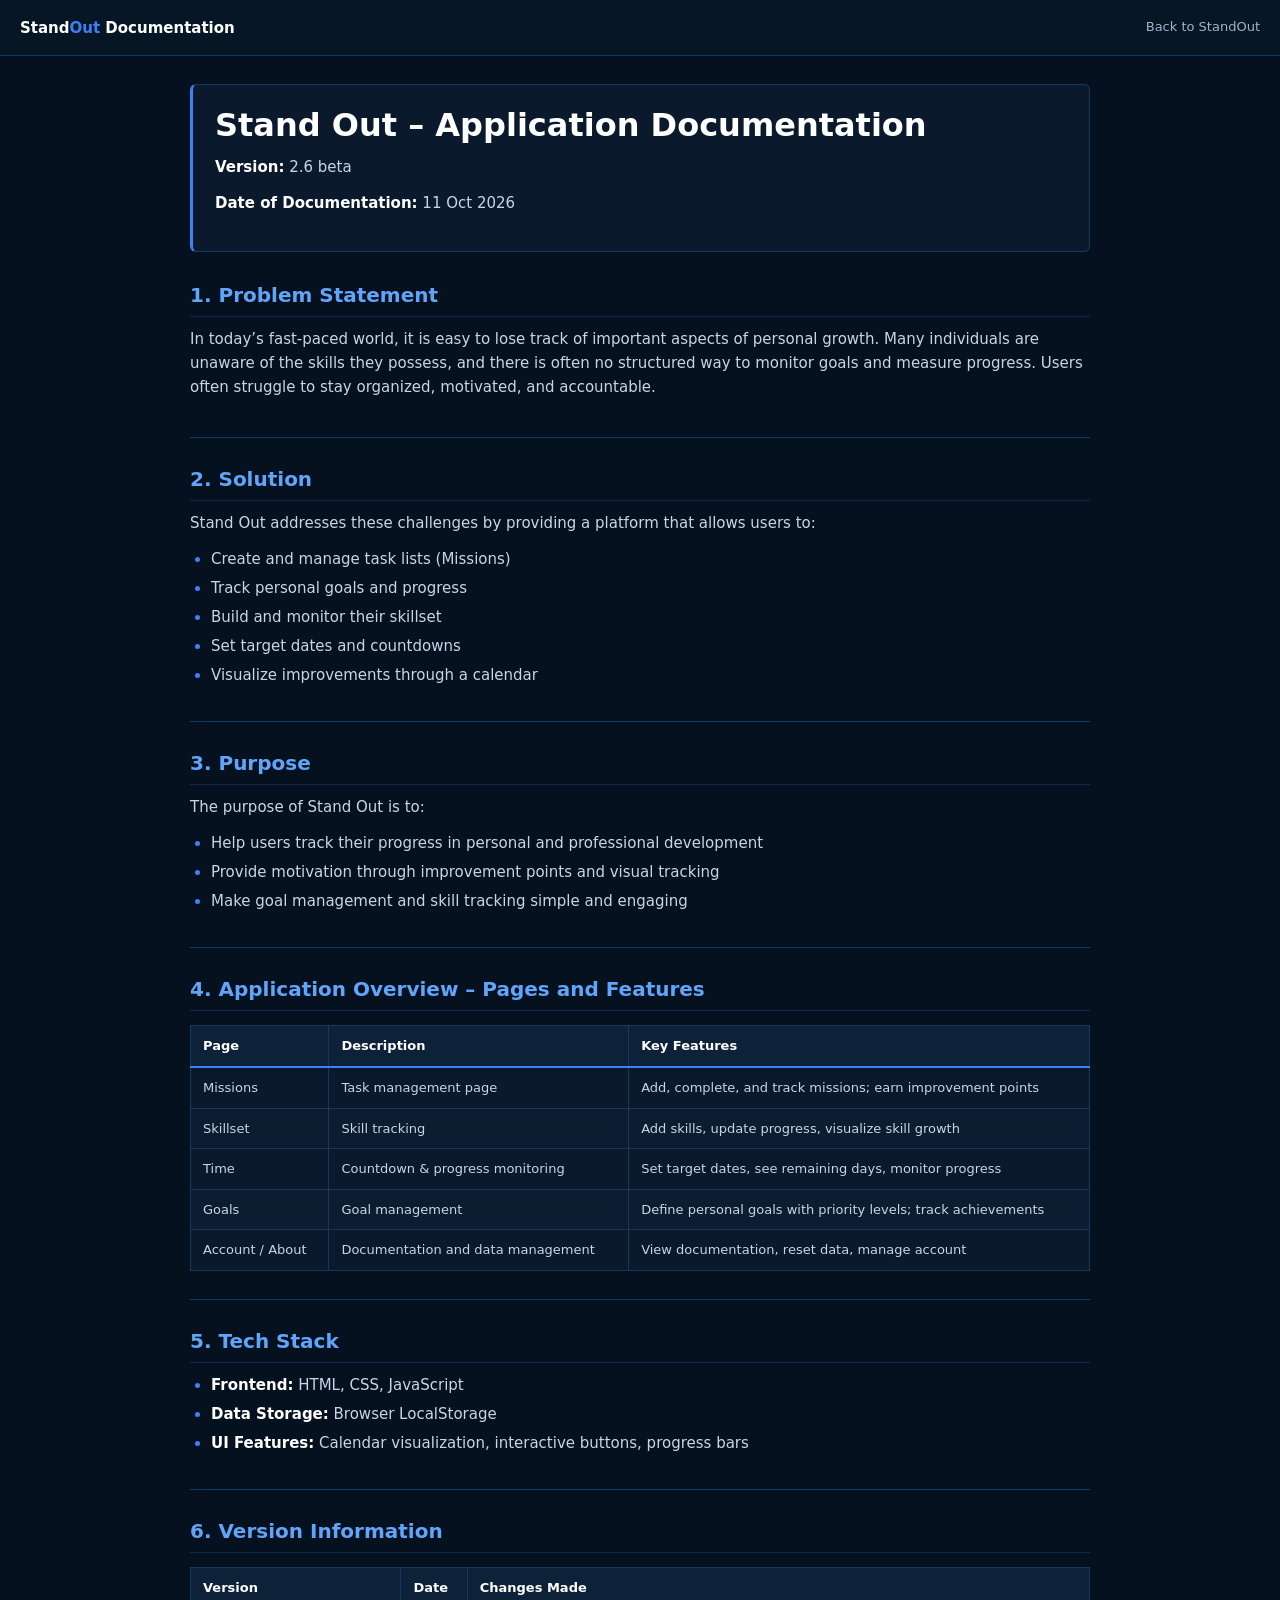
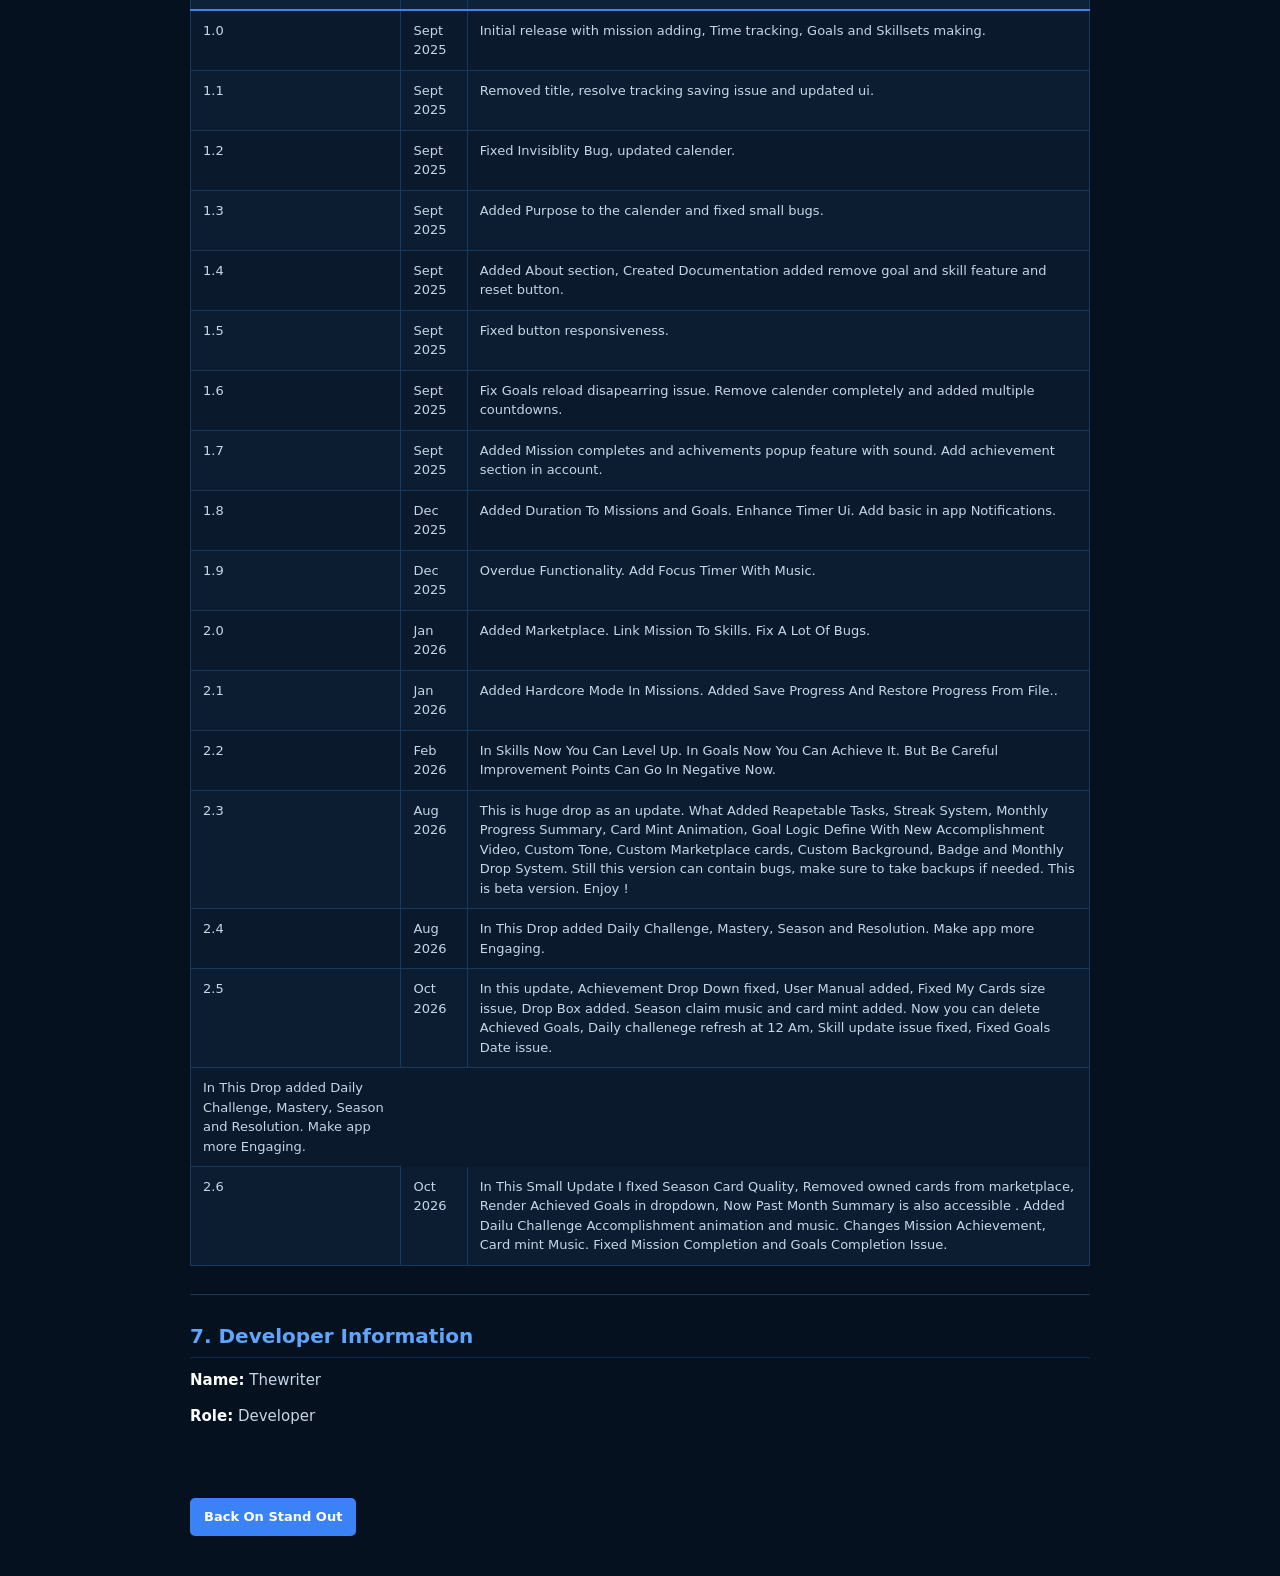
<file: documentation.html>
<!DOCTYPE html>
<html lang="en">

<head>
  <meta charset="UTF-8">
  <meta name="viewport" content="width=device-width, initial-scale=1.0">
  <title>Stand Out Documentation</title>

  <style>
    :root {
      --bg: #06111f;
      --surface: #0a192b;
      --surface-2: #0d2239;
      --border: #153a5f;
      --border-soft: rgba(59, 130, 246, .20);
      --text: #f5f9ff;
      --muted: #9fb4ca;
      --accent: #3b82f6;
      --accent-dark: #2563eb;
      --accent-soft: rgba(59, 130, 246, .10);
      --max-width: 900px;
    }

    * {
      box-sizing: border-box;
    }

    html {
      background: var(--bg);
      scroll-behavior: smooth;
    }

    body {
      margin: 0;
      padding: 0 0 40px;
      min-height: 100vh;
      background: var(--bg);
      color: var(--text);
      font-family: "Segoe UI", system-ui, -apple-system, sans-serif;
      font-size: 15px;
      line-height: 1.6;
    }

    .doc-nav {
      position: sticky;
      top: 0;
      z-index: 100;
      min-height: 56px;
      display: flex;
      align-items: center;
      justify-content: space-between;
      padding: 0 20px;
      background: #071625;
      border-bottom: 1px solid var(--border);
    }

    .doc-brand {
      color: #fff;
      font-size: 15px;
      font-weight: 600;
    }

    .doc-brand span {
      color: var(--accent);
    }

    .doc-nav a {
      color: var(--muted);
      font-size: 13px;
      text-decoration: none;
    }

    .doc-nav a:hover {
      color: #fff;
    }

    main {
      width: min(calc(100% - 32px), var(--max-width));
      margin: 0 auto;
      padding-top: 28px;
    }

    section {
      margin: 0 0 28px;
      padding: 0 0 26px;
      background: transparent;
      border: 0;
      border-bottom: 1px solid var(--border);
      border-radius: 0;
    }

    section:first-child {
      padding: 20px 22px 24px;
      background: var(--surface);
      border: 1px solid var(--border);
      border-left: 3px solid var(--accent);
      border-radius: 6px;
      margin-bottom: 30px;
    }

    section:last-of-type {
      border-bottom: 0;
    }

    h1,
    h2,
    h3,
    h4,
    h5,
    h6 {
      color: #fff;
      line-height: 1.3;
      letter-spacing: 0;
    }

    h1 {
      margin: 0 0 8px;
      font-size: 2rem;
      font-weight: 650;
      color: #fff;
    }

    h2 {
      margin: 0 0 10px;
      padding: 0 0 8px;
      font-size: 1.25rem;
      font-weight: 600;
      color: #60a5fa;
      border-bottom: 1px solid var(--border-soft);
    }

    h3 {
      font-size: 1.05rem;
    }

    p {
      margin: 6px 0 12px;
      color: #c7d6e6;
    }

    strong {
      color: #fff;
      font-weight: 600;
    }

    ul {
      margin: 8px 0;
      padding-left: 21px;
    }

    li {
      margin: 5px 0;
      color: #c7d6e6;
    }

    li::marker {
      color: var(--accent);
    }

    table {
      width: 100%;
      margin: 14px 0 2px;
      border-collapse: collapse;
      background: var(--surface);
      color: #c7d6e6;
      border: 1px solid var(--border);
    }

    th,
    td {
      padding: 10px 12px;
      text-align: left;
      vertical-align: top;
      border-right: 1px solid var(--border);
      border-bottom: 1px solid var(--border);
    }

    th:last-child,
    td:last-child {
      border-right: 0;
    }

    tr:last-child td {
      border-bottom: 0;
    }

    th {
      background: var(--surface-2);
      color: #fff;
      font-size: 13px;
      font-weight: 600;
      border-bottom: 2px solid var(--accent);
    }

    td {
      font-size: 13px;
      line-height: 1.5;
    }

    tr:nth-child(even) td {
      background: rgba(59, 130, 246, .035);
    }

    .button {
      display: inline-flex;
      align-items: center;
      justify-content: center;
      margin-top: 4px;
      padding: 9px 14px;
      background: var(--accent);
      border: 0;
      border-radius: 5px;
      color: #fff;
      font-size: 13px;
      font-weight: 600;
      text-decoration: none;
      cursor: pointer;
    }

    .button:hover {
      background: var(--accent-dark);
    }

    @media (max-width: 600px) {
      .doc-nav {
        padding: 0 14px;
      }

      main {
        width: min(calc(100% - 24px), var(--max-width));
        padding-top: 22px;
      }

      section {
        margin-bottom: 24px;
        padding-bottom: 22px;
      }

      section:first-child {
        padding: 18px 16px 20px;
      }

      h1 {
        font-size: 1.65rem;
      }

      h2 {
        font-size: 1.15rem;
      }

      table,
      thead,
      tbody,
      tr,
      th,
      td {
        display: block;
        width: 100%;
      }

      table {
        border: 0;
        background: transparent;
      }

      thead {
        position: absolute;
        width: 1px;
        height: 1px;
        overflow: hidden;
        clip: rect(0, 0, 0, 0);
      }

      tbody {
        display: block;
      }

      tr {
        margin-bottom: 10px;
        background: var(--surface);
        border: 1px solid var(--border);
      }

      tr:last-child {
        margin-bottom: 0;
      }

      td {
        display: grid;
        grid-template-columns: 88px minmax(0, 1fr);
        gap: 10px;
        padding: 9px 10px;
        border: 0;
        border-bottom: 1px solid var(--border);
        overflow-wrap: anywhere;
      }

      td:last-child {
        border-bottom: 0;
      }

     /* Default: Application Overview table */
table:not(.version-table) td:nth-child(1)::before {
    content: "Page";
    color: #60a5fa;
    font-weight: 600;
}

table:not(.version-table) td:nth-child(2)::before {
    content: "Description";
    color: #60a5fa;
    font-weight: 600;
}

table:not(.version-table) td:nth-child(3)::before {
    content: "Key Features";
    color: #60a5fa;
    font-weight: 600;
}

/* Version Information table */
.version-table td:nth-child(1)::before {
    content: "Version";
    color: #60a5fa;
    font-weight: 600;
}

.version-table td:nth-child(2)::before {
    content: "Date";
    color: #60a5fa;
    font-weight: 600;
}

.version-table td:nth-child(3)::before {
    content: "Changes Made";
    color: #60a5fa;
    font-weight: 600;
}

      .button {
        width: 100%;
      }
    }
  </style>

</head>

<body>
  <nav class="doc-nav">
    <div class="doc-brand">Stand<span>Out</span> Documentation</div>
    <a href="index.html">Back to StandOut</a>
  </nav>
  <main>

    <section>
      <h1>Stand Out – Application Documentation</h1>
      <p><strong>Version:</strong> 2.6 beta</p>
      <p><strong>Date of Documentation:</strong> 11 Oct 2026</p>
    </section>

    <section>
      <h2>1. Problem Statement</h2>
      <p>In today’s fast-paced world, it is easy to lose track of important aspects of personal growth. Many individuals
        are unaware of the skills they possess, and there is often no structured way to monitor goals and measure
        progress. Users often struggle to stay organized, motivated, and accountable.</p>
    </section>

    <section>
      <h2>2. Solution</h2>
      <p>Stand Out addresses these challenges by providing a platform that allows users to:</p>
      <ul>
        <li>Create and manage task lists (Missions)</li>
        <li>Track personal goals and progress</li>
        <li>Build and monitor their skillset</li>
        <li>Set target dates and countdowns</li>
        <li>Visualize improvements through a calendar</li>
      </ul>
    </section>

    <section>
      <h2>3. Purpose</h2>
      <p>The purpose of Stand Out is to:</p>
      <ul>
        <li>Help users track their progress in personal and professional development</li>
        <li>Provide motivation through improvement points and visual tracking</li>
        <li>Make goal management and skill tracking simple and engaging</li>
      </ul>
    </section>

    <section>
      <h2>4. Application Overview – Pages and Features</h2>
      <table>
        <thead>
          <tr>
            <th>Page</th>
            <th>Description</th>
            <th>Key Features</th>
          </tr>
        </thead>
        <tbody>
          <tr>
            <td>Missions</td>
            <td>Task management page</td>
            <td>Add, complete, and track missions; earn improvement points</td>
          </tr>
          <tr>
            <td>Skillset</td>
            <td>Skill tracking</td>
            <td>Add skills, update progress, visualize skill growth</td>
          </tr>
          <tr>
            <td>Time</td>
            <td>Countdown & progress monitoring</td>
            <td>Set target dates, see remaining days, monitor progress</td>
          </tr>
          <tr>
            <td>Goals</td>
            <td>Goal management</td>
            <td>Define personal goals with priority levels; track achievements</td>
          </tr>
          <tr>
            <td>Account / About</td>
            <td>Documentation and data management</td>
            <td>View documentation, reset data, manage account</td>
          </tr>
        </tbody>
      </table>
    </section>

    <section>
      <h2>5. Tech Stack</h2>
      <ul>
        <li><strong>Frontend:</strong> HTML, CSS, JavaScript</li>
        <li><strong>Data Storage:</strong> Browser LocalStorage</li>
        <li><strong>UI Features:</strong> Calendar visualization, interactive buttons, progress bars</li>
      </ul>
    </section>

    <section>
      <h2>6. Version Information</h2>
<table class="version-table">
        <thead>
          <tr>
            <th>Version</th>
            <th>Date</th>
            <th>Changes Made</th>
          </tr>
        </thead>
        <tbody>
          <tr>
            <td>1.0</td>
            <td>Sept 2025</td>
            <td>Initial release with mission adding, Time tracking, Goals and Skillsets making.</td>
          </tr>
          <tr>
            <td>1.1</td>
            <td>Sept 2025</td>
            <td>Removed title, resolve tracking saving issue and updated ui.</td>
          </tr>
          <tr>
            <td>1.2</td>
            <td>Sept 2025</td>
            <td>Fixed Invisiblity Bug, updated calender.</td>
          </tr>
          <tr>
            <td>1.3</td>
            <td>Sept 2025</td>
            <td>Added Purpose to the calender and fixed small bugs.</td>
          </tr>
          <tr>
            <td>1.4</td>
            <td>Sept 2025</td>
            <td>Added About section, Created Documentation added remove goal and skill feature and reset button.</td>
          </tr>
          <tr>
            <td>1.5</td>
            <td>Sept 2025</td>
            <td>Fixed button responsiveness.</td>
          </tr>
          <tr>
            <td>1.6</td>
            <td>Sept 2025</td>
            <td>Fix Goals reload disapearring issue. Remove calender completely and added multiple countdowns.</td>
          </tr>
          <tr>
            <td>1.7</td>
            <td>Sept 2025</td>
            <td>Added Mission completes and achivements popup feature with sound. Add achievement section in account.
            </td>
          </tr>
          <tr>
            <td>1.8</td>
            <td>Dec 2025</td>
            <td>Added Duration To Missions and Goals. Enhance Timer Ui. Add basic in app Notifications.</td>
          </tr>
          <tr>
            <td>1.9</td>
            <td>Dec 2025</td>
            <td>Overdue Functionality. Add Focus Timer With Music.</td>
          </tr>
          <tr>
            <td>2.0</td>
            <td>Jan 2026</td>
            <td>Added Marketplace. Link Mission To Skills. Fix A Lot Of Bugs.</td>
          </tr>
          <tr>
            <td>2.1</td>
            <td>Jan 2026</td>
            <td>Added Hardcore Mode In Missions. Added Save Progress And Restore Progress From File..</td>
          </tr>
          <tr>
            <td>2.2</td>
            <td>Feb 2026</td>
            <td>In Skills Now You Can Level Up. In Goals Now You Can Achieve It. But Be Careful Improvement Points Can
              Go In Negative Now.</td>
          </tr>
          <tr>
            <td>2.3</td>
            <td>Aug 2026</td>
            <td>This is huge drop as an update. What Added Reapetable Tasks, Streak System, Monthly Progress Summary,
              Card Mint Animation, Goal Logic Define With New Accomplishment Video, Custom Tone, Custom Marketplace
              cards, Custom Background, Badge and Monthly Drop System. Still this version can contain bugs, make sure to
              take backups if needed. This is beta version. Enjoy !</td>
          </tr>
          <td>2.4</td>
          <td>Aug 2026</td>
          <td>In This Drop added Daily Challenge, Mastery, Season and Resolution. Make app more Engaging.</tr>
          <td>2.5</td>
          <td>Oct 2026</td>
          <td>In this update, Achievement Drop Down fixed, User Manual added, Fixed My Cards size issue, Drop Box added.
            Season claim music and card mint added. Now you can delete Achieved Goals, Daily challenege refresh at 12
            Am, Skill update issue fixed, Fixed Goals Date issue.</tr>
            <td>In This Drop added Daily Challenge, Mastery, Season and Resolution. Make app more Engaging.</tr>
         <td>2.6</td>
          <td>Oct 2026</td>
          <td>In This Small Update I fIxed Season Card Quality, Removed owned cards from marketplace, Render Achieved Goals in dropdown, Now Past Month Summary is also accessible . Added Dailu Challenge Accomplishment animation and music. Changes Mission Achievement, Card mint Music. Fixed Mission Completion and Goals Completion Issue.</tr>
        </tbody>
      </table>
    </section>

    <section>
      <h2>7. Developer Information</h2>
      <p><strong>Name:</strong> Thewriter</p>
      <p><strong>Role:</strong> Developer</p>
    </section>
    <a class="button" href="index.html">Back On Stand Out</a>
  </main>
</body>

</html>
</file>
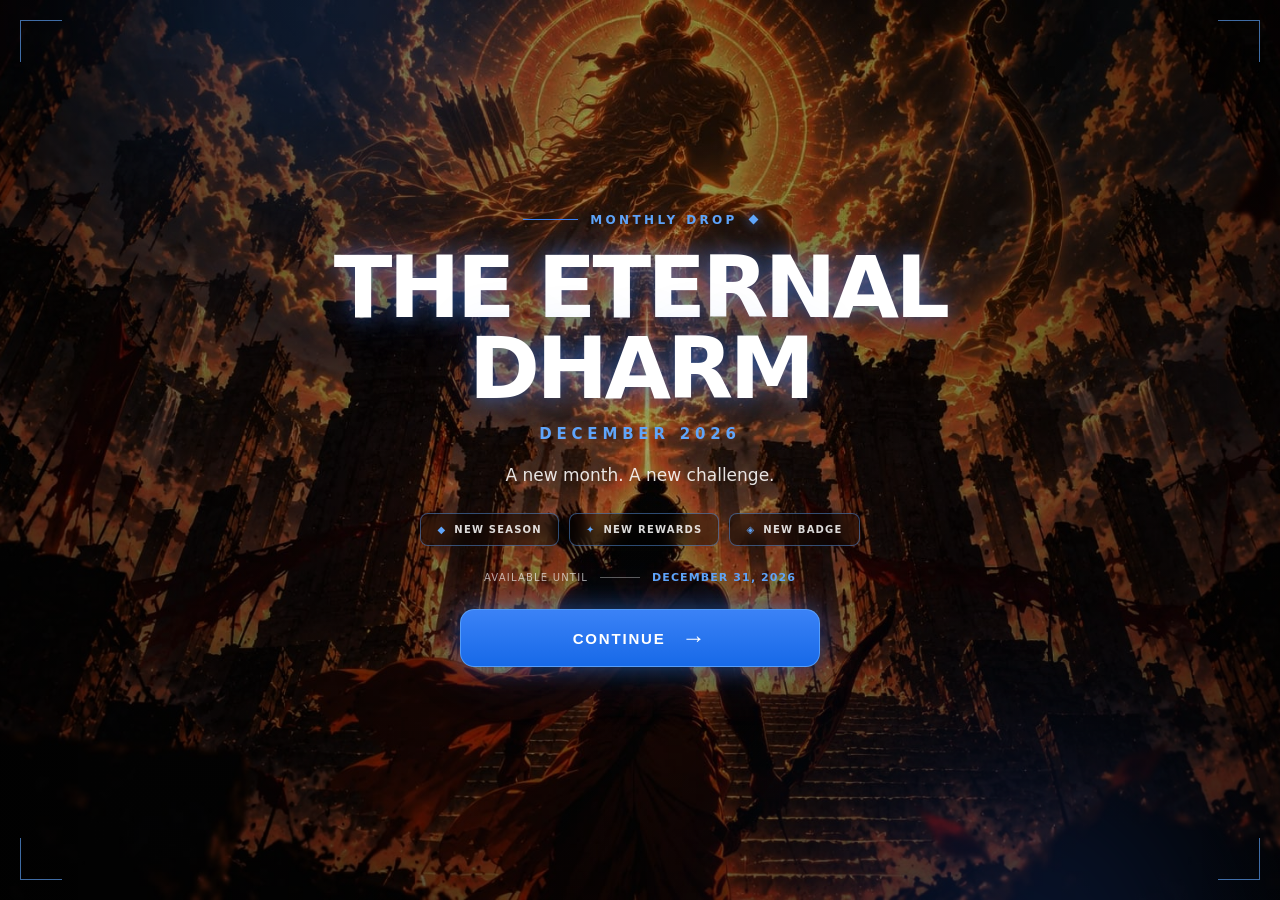
<file: drop-info.html>
<!DOCTYPE html>
<html lang="en">
<head>
    <meta charset="UTF-8">
    <meta name="viewport" content="width=device-width, initial-scale=1.0">

    <meta name="theme-color" content="#05070A">

    <title>Monthly Drop — Stand Out</title>

    <!-- Existing StandOut theme -->
    <link rel="stylesheet" href="CSS/base.css">
    <link rel="stylesheet" href="CSS/buttons.css">

    <!-- Drop page -->
    <link rel="stylesheet" href="CSS/drop-info.css">
</head>

<body class="drop-page">

    <main class="drop-screen">

        <!-- =================================================
             CINEMATIC BACKGROUND
        ================================================== -->

        <div class="drop-background"></div>
        <div class="drop-overlay"></div>

        <!-- Ambient glow -->
        <div class="drop-glow drop-glow-one"></div>
        <div class="drop-glow drop-glow-two"></div>


        <!-- =================================================
             CONTENT
        ================================================== -->

        <section class="drop-content">

            <!-- TOP LABEL -->

            <div class="drop-label">

                <span class="drop-line"></span>

                <span class="drop-label-text">
                    MONTHLY DROP
                </span>

                <span class="drop-diamond"></span>

            </div>


            <!-- DROP TITLE -->

            <div class="drop-title-area">

                <h1 id="dropName">
                    THE CURSED ERA
                </h1>

                <p id="dropMonth" class="drop-month">
                    OCTOBER 2026
                </p>

            </div>


            <!-- DESCRIPTION -->

            <p id="dropDescription" class="drop-description">
                A new month. A new challenge.
            </p>


            <!-- =================================================
                 DROP CONTENT TAGS
            ================================================== -->

            <div class="drop-tags">

                <div class="drop-tag">
                    <span class="tag-symbol">◆</span>
                    <span>NEW SEASON</span>
                </div>

                <div class="drop-tag">
                    <span class="tag-symbol">✦</span>
                    <span>NEW REWARDS</span>
                </div>

                <div class="drop-tag">
                    <span class="tag-symbol">◈</span>
                    <span>NEW BADGE</span>
                </div>

            </div>


            <!-- =================================================
                 EXPIRY
            ================================================== -->

            <div class="drop-expiry">

                <span class="expiry-label">
                    AVAILABLE UNTIL
                </span>

                <span class="expiry-line"></span>

                <strong id="dropExpiry">
                    OCTOBER 31, 2026
                </strong>

            </div>


            <!-- =================================================
                 CONTINUE
            ================================================== -->

            <button
                id="dropContinue"
                class="drop-continue"
                type="button"
            >

                <span>
                    CONTINUE
                </span>

                <span class="continue-arrow">
                    →
                </span>

            </button>

        </section>


        <!-- =================================================
             DECORATIVE ELEMENTS
        ================================================== -->

        <div class="drop-corner corner-top-left"></div>
        <div class="drop-corner corner-top-right"></div>
        <div class="drop-corner corner-bottom-left"></div>
        <div class="drop-corner corner-bottom-right"></div>

    </main>


    <!-- Existing Drop JavaScript -->
    <script src="JS/drop-info.js"></script>

</body>
</html>
</file>
<file: CSS/base.css>
/* =========================================================
   BASE RESET & BODY
========================================================= */

html {
    background: #000000;
}

body {
    background: #000000;
    margin: 0;
}

* {
  box-sizing: border-box;
}

html,
body {
  height: 100%;
  margin: 0;
  font-family: "Segoe UI", system-ui, sans-serif;
  background: #000000;
  color: #ffffff;
  overflow-y: auto;
  overscroll-behavior: contain;
}

/* Disable mobile tap highlight */
* {
  -webkit-tap-highlight-color: transparent;
}

/* Remove focus outline globally (you already rely on visual cues) */
*:focus {
  outline: none;
  box-shadow: none;
}

/* =========================================================
   HEADER
========================================================= */

header {
  text-align: center;
  padding: 2rem;
  background: #001f3f;
}

header h1 {
  margin: 0;
  font-size: 2.5rem;
  color: #3b82f6;
}

/* =========================================================
   TOP NAVBAR — PREMIUM
========================================================= */

.top-navbar {

    position: fixed;

    top: 0;
    left: 0;

    width: 100%;

    height: 60px;

    padding:
        0 16px;

    padding-top:
        env(safe-area-inset-top);

    display: flex;

    align-items: center;

    justify-content: space-between;

    gap: 14px;

    box-sizing: border-box;

    background:
        rgba(8, 11, 17, 0.88);

    border-bottom:
        1px solid rgba(255, 255, 255, 0.055);

    backdrop-filter:
        blur(18px)
        saturate(140%);

    -webkit-backdrop-filter:
        blur(18px)
        saturate(140%);

    z-index: 9999;

    isolation: isolate;

}


/* =========================================================
   LEFT SIDE
========================================================= */

.nav-left {

    display: flex;

    align-items: center;

    min-width: 0;

    font-size: 1.25rem;

    font-weight: 700;

    letter-spacing: -0.035em;

    color: #f5f7fb;

    white-space: nowrap;

    user-select: none;

}


/* Accent only the important part if applicable */

.nav-left span {

    color:
        #3b82f6;

}


/* =========================================================
   RIGHT SIDE
========================================================= */

.nav-right {

    display: flex;

    align-items: center;

    justify-content: flex-end;

    gap: 0px;

    flex-shrink: 0;

}


/* =========================================================
   PROFILE / NAV IMAGE
========================================================= */

.nav-right .nav-img {

    width: 30px;

    height: 30px;

    flex: 0 0 40px;

    display: block;

    border-radius: 50%;

    object-fit: cover;

    border:
        1px solid rgba(255, 255, 255, 0.10);

    box-shadow:
        0 0 0 3px rgba(59, 130, 246, 0.045);

    background:
        rgba(255, 255, 255, 0.04);

    cursor: pointer;

    transition:
        transform 180ms ease,
        border-color 180ms ease,
        box-shadow 180ms ease;

}


/* =========================================================
   PROFILE PRESS EFFECT
========================================================= */

.nav-right .nav-img:active {

    transform:
        scale(0.93);

    box-shadow:
        0 0 0 3px rgba(59, 130, 246, 0.10);

}


/* =========================================================
   OPTIONAL NAV BUTTONS
========================================================= */

.nav-right button {

    width: 40px;

    height: 40px;

    display: flex;

    align-items: center;

    justify-content: center;

    padding: 0;

    border: 0;

    border-radius: 12px;

    background:
        transparent;

    color:
        rgba(245, 247, 251, 0.65);

    cursor: pointer;

    -webkit-tap-highlight-color:
        transparent;

    transition:
        background 180ms ease,
        color 180ms ease,
        transform 180ms ease;

}


.nav-right button:hover {

    background:
        rgba(255, 255, 255, 0.045);

    color:
        #f5f7fb;

}


.nav-right button:active {

    transform:
        scale(0.93);

    background:
        rgba(59, 130, 246, 0.08);

}


/* =========================================================
   MOBILE
========================================================= */

@media (max-width: 480px) {

    .top-navbar {

        height: 58px;

        padding-left: 14px;

        padding-right: 14px;

    }

    .nav-left {

        font-size: 1.15rem;

    }

    .nav-right .nav-img {

        width: 38px;

        height: 38px;

        flex-basis: 38px;

    }
   .nav-right {
      gap: 0px;
   }

}


/* =========================================================
   REDUCE MOTION
========================================================= */

@media (prefers-reduced-motion: reduce) {

    .nav-right .nav-img,
    .nav-right button {

        transition: none;

    }

}

/* =========================================================
   BOTTOM NAVIGATION — PREMIUM
========================================================= */

.bottom-nav {

    position: fixed;

    left: 0;
    bottom: 0;

    width: 100%;

    height: 62px;

    padding:
        0 8px
        env(safe-area-inset-bottom);

    display: flex;

    align-items: center;

    justify-content: space-evenly;

    box-sizing: border-box;

    background:
        rgba(8, 11, 17, 0.92);

    border-top:
        1px solid rgba(255, 255, 255, 0.055);

    backdrop-filter:
        blur(20px)
        saturate(140%);

    -webkit-backdrop-filter:
        blur(20px)
        saturate(140%);

    z-index: 9998;

    isolation: isolate;

}


/* =========================================================
   NAV BUTTON
========================================================= */

.bottom-nav button {

    position: relative;

    flex: 1;

    height: 48px;

    max-width: 90px;

    margin: 0 3px;

    display: flex;

    flex-direction: column;

    align-items: center;

    justify-content: center;

    gap: 4px;

    padding: 0;

    background: transparent;

    border: 0;

    border-radius: 14px;

    color:
        rgba(245, 247, 251, 0.38);

    font-size: 10px;

    font-weight: 500;

    letter-spacing: .01em;

    cursor: pointer;

    -webkit-tap-highlight-color: transparent;

    transition:
        color 180ms ease,
        background 180ms ease,
        transform 180ms ease;

}


/* =========================================================
   ICON
========================================================= */

.bottom-nav button i,
.bottom-nav button svg {

    font-size: 18px;

    width: 20px;

    height: 20px;

    display: flex;

    align-items: center;

    justify-content: center;

    transition:
        transform 180ms ease;

}


/* =========================================================
   ACTIVE
========================================================= */

.bottom-nav button.active {

    color:
        #3b82f6;

    font-weight: 600;

    background:
        rgba(59, 130, 246, 0.065);

}


/* Active indicator */

.bottom-nav button.active::before {

    content: "";

    position: absolute;

    top: 3px;

    left: 50%;

    width: 18px;

    height: 2px;

    border-radius: 999px;

    background:
        #3b82f6;

    transform:
        translateX(-50%);

}


/* =========================================================
   ACTIVE ICON
========================================================= */

.bottom-nav button.active i,
.bottom-nav button.active svg {

    transform:
        translateY(-1px);

}


/* =========================================================
   HOVER
========================================================= */

.bottom-nav button:hover {

    color:
        rgba(245, 247, 251, 0.75);

    background:
        rgba(255, 255, 255, 0.035);

    transform:
        translateY(-1px);

}


/* =========================================================
   PRESS
========================================================= */

.bottom-nav button:active {

    transform:
        scale(0.94);

}


/* =========================================================
   MOBILE
========================================================= */

@media (max-width: 480px) {

    .bottom-nav {

        height: 60px;

        padding-left: 5px;

        padding-right: 5px;

    }

    .bottom-nav button {

        max-width: 78px;

        height: 46px;

        border-radius: 13px;

        font-size: 9px;

    }

    .bottom-nav button i,
    .bottom-nav button svg {

        font-size: 17px;

    }

}


/* =========================================================
   REDUCE MOTION
========================================================= */

@media (prefers-reduced-motion: reduce) {

    .bottom-nav button,
    .bottom-nav button i,
    .bottom-nav button svg {

        transition: none;

    }

}

/* =========================================================
   PAGE SECTIONS
========================================================= */

section {
  display: none;

  padding: 1rem 1rem 120px;
  margin-top: 60px;
  margin-bottom: 120px;

  opacity: 0;
  transform: translateY(20px);

  transition: opacity 0.4s ease, transform 0.4s ease;
}

section.active {
  display: block;
  opacity: 1;
  transform: translateY(0);
}

.hidden {
  display: none !important;
}

/* Special account section behavior */
#account {
  height: auto !important;
  overflow-y: auto !important;
  padding-bottom: 80px !important;
}

/* =========================================================
   FLOATING ACTION BUTTONS (POSITION ONLY)
========================================================= */

.plus-btn {
  position: fixed;
  bottom: 4.5rem;
  right: 1rem;
  z-index: 100;
}

.plus-btn2 {
  position: sticky;
  bottom: 0;
}

/* =========================================================
   RESPONSIVE FIXES
========================================================= */

@media (max-width: 450px) {
  .bottom-nav {
    bottom: 0;
  }

  .plus-btn {
    bottom: 6.8rem;
  }
    }

/* =========================================================
   SECTION VISIBILITY (FIX)
========================================================= */

section {
    display: none;
}

section.active {
    display: block !important;
}

/* =========================================================
   CUSTOM APP BACKGROUND
========================================================= */

body {
    position: relative;
    background: #0a0a0a;
}

body::before {
    content: "";
    position: fixed;
    inset: 0;

    background-image:
        var(--custom-background);

    background-size: cover;
    background-position: center;
    background-repeat: no-repeat;

    z-index: -2;
    pointer-events: none;
}

html,
body {
    position: relative;
    min-height: 100%;
}

/* body::before {
    content: "";
    position: fixed;
    inset: 0;

    background-image:
        var(--custom-background);

    background-size: cover;
    background-position: center;
    background-repeat: no-repeat;

    z-index: -1;
    pointer-events: none;
} */

/* =========================================================
   CUSTOM BACKGROUND
========================================================= */

#customBackgroundLayer {
    position: fixed;
    inset: 0;

    width: 100%;
    height: 100%;

    background-size: cover;
    background-position: center;
    background-repeat: no-repeat;

    pointer-events: none;

    z-index: 0;

    opacity: var(--background-opacity, 1);

    filter: blur(var(--background-blur, 0px));

    transform: scale(1.02);

    transition:
        opacity 0.25s ease,
        filter 0.25s ease;
}


#customBackgroundOverlay {
    position: absolute;
    inset: 0;

    width: 100%;
    height: 100%;

    background: #000000;

    opacity: var(--background-overlay, 0.35);

    pointer-events: none;

    z-index: 1;

    transition:
        opacity 0.25s ease;
}

/* =========================================================
   CUSTOM BACKGROUND
========================================================= */

.account-setting-card {
    width: 100%;
    margin-top: 16px;

    padding: 18px;

    background: #111827;

    border: 1px solid rgba(255, 255, 255, 0.06);
    border-radius: 14px;

    box-sizing: border-box;
}


/* =========================================================
   HEADER
========================================================= */

.account-setting-header {
    display: flex;
    align-items: flex-start;
    justify-content: space-between;

    gap: 12px;
}


.account-setting-header h3 {
    margin: 0;

    color: #ffffff;

    font-size: 15px;
    font-weight: 600;

    line-height: 1.3;
}


.account-setting-header p {
    margin: 5px 0 0;

    color: #9ca3af;

    font-size: 12px;
    line-height: 1.45;
}


/* =========================================================
   ACTIONS
========================================================= */

.background-actions {
    display: flex;
    gap: 8px;

    margin-top: 16px;
}


.background-action-btn {
    min-height: 38px;

    padding: 0 14px;

    display: inline-flex;
    align-items: center;
    justify-content: center;

    border: 1px solid #2d3748;
    border-radius: 9px;

    background: #1f2937;
    color: #ffffff;

    font-family: inherit;
    font-size: 12px;
    font-weight: 600;

    cursor: pointer;

    transition:
        background-color 0.15s ease,
        border-color 0.15s ease,
        transform 0.1s ease;
}


.background-action-btn:hover {
    background: #273449;
    border-color: #3b82f6;
}


.background-action-btn:active {
    transform: scale(0.97);
}


/* Remove button */

.background-action-btn.secondary {
    background: transparent;
    color: #9ca3af;
    border-color: #2d3748;
}


.background-action-btn.secondary:hover {
    background: #1f2937;
    color: #ffffff;
    border-color: #4b5563;
}


/* =========================================================
   BACKGROUND CONTROLS
========================================================= */

.background-controls {
    display: flex;
    flex-direction: column;

    margin-top: 18px;

    border-top: 1px solid rgba(255, 255, 255, 0.06);
}


.background-control {
    padding: 14px 0;

    border-bottom: 1px solid rgba(255, 255, 255, 0.06);
}


.background-control:last-child {
    border-bottom: none;
    padding-bottom: 2px;
}


/* =========================================================
   CONTROL HEADER
========================================================= */

.background-control-header {
    display: flex;
    align-items: center;
    justify-content: space-between;

    margin-bottom: 10px;
}


.background-control-header span:first-child {
    color: #d1d5db;

    font-size: 12px;
    font-weight: 500;
}


.background-control-header span:last-child {
    color: #3b82f6;

    font-size: 11px;
    font-weight: 600;
}


/* =========================================================
   RANGE SLIDER
========================================================= */

.background-control input[type="range"] {
    width: 100%;
    height: 4px;

    margin: 0;

    appearance: none;
    -webkit-appearance: none;

    background: #374151;

    border-radius: 999px;

    outline: none;

    cursor: pointer;
}


/* Chrome / Edge / Safari */

.background-control input[type="range"]::-webkit-slider-thumb {
    appearance: none;
    -webkit-appearance: none;

    width: 16px;
    height: 16px;

    border-radius: 50%;

    background: #3b82f6;

    border: 2px solid #111827;

    box-shadow: 0 0 0 1px rgba(59, 130, 246, 0.25);

    cursor: pointer;
}


/* Firefox */

.background-control input[type="range"]::-moz-range-thumb {
    width: 16px;
    height: 16px;

    border-radius: 50%;

    background: #3b82f6;

    border: 2px solid #111827;

    cursor: pointer;
}


/* =========================================================
   MOBILE
========================================================= */

@media (max-width: 480px) {

    .account-setting-card {
        padding: 16px;
        border-radius: 13px;
    }


    .background-actions {
        flex-direction: column;
    }


    .background-action-btn {
        width: 100%;
    }

}

/* OUR OTHER SERVICES */
.other-services-section {
    margin: 22px 0;
}

.other-services-section h3 {
    margin: 0 0 12px;
    font-size: 16px;
    font-weight: 650;
}

.other-services-grid {
    display: flex;
    flex-wrap: wrap;
    gap: 8px;
}

.other-service-btn {
    display: inline-flex;
    align-items: center;
    gap: 8px;
    padding: 9px 11px;
    border: 1px solid var(--border-color, rgba(128, 128, 128, 0.2));
    border-radius: 10px;
    background: var(--card-bg, rgba(128, 128, 128, 0.06));
    color: var(--text-color, inherit);
    text-decoration: none;
    font-size: 12px;
    font-weight: 500;
    transition: background 0.2s ease, border-color 0.2s ease;
}

.other-service-btn > i:first-child {
    color: #3B82F6;
    font-size: 13px;
}

.other-service-btn .external-icon {
    font-size: 9px;
    opacity: 0.5;
}

.other-service-btn:hover {
    background: rgba(59, 130, 246, 0.08);
    border-color: #3B82F6;
}

.other-service-btn:active {
    transform: scale(0.98);
}

.other-service-btn:focus-visible {
    outline: 2px solid #3B82F6;
    outline-offset: 3px;
}
</file>
<file: CSS/buttons.css>
/* =========================================================
   BUTTONS (GLOBAL)
========================================================= */

/* Floating + Add Buttons */
.plus-btn {
  position: fixed;
  bottom: 4.5rem;
  right: 1rem;
  z-index: 100;
  padding: 0.6rem 1.2rem;
  background: #3B82F6;
  border: none;
  border-radius: 6px;
  color: white;
  cursor: pointer;
  transition: background 0.3s ease, transform 0.2s ease;
}

.plus-btn:hover {
  background: #2563EB;
  transform: scale(1.05);
}

.plus-btn2 {
  position: sticky;
  bottom: 0px;
  margin-top: 1rem;
  padding: 0.6rem 1.2rem;
  background: #3B82F6;
  border: none;
  border-radius: 6px;
  color: white;
  cursor: pointer;
  transition: background 0.3s ease, transform 0.2s ease;
}

/* =========================================================
   ACTION BUTTONS
========================================================= */

.complete-btn {
  background: transparent;
  border: none;
  color: #3B82F6;
  font-size: 1.5rem;
  cursor: pointer;
  transition: transform 0.2s ease;
}

.complete-btn:hover {
  transform: scale(1.2);
  color: #2563EB;
}

.remove-btn,
.remove-btn2 {
  background: transparent;
  border: none;
  color: #e63946;
  font-size: 1rem;
  cursor: pointer;
  transition: transform 0.2s ease;
  margin-right: 1rem;
}

.remove-btn:hover,
.remove-btn2:hover {
  transform: scale(1.2);
  color: #f87171;
}

.danger-btn {
  background: #e63946;
  color: white;
  padding: 10px 15px;
  border: none;
  border-radius: 8px;
  cursor: pointer;
  transition: background 0.3s;
}

.danger-btn:hover {
  background: #d62828;
}

/* =========================================================
   MARKETPLACE BUTTONS
========================================================= */

.buy-btn {
  width: 100%;
  padding: 6px;
  background: #111827;
  border: 1px solid #3B82F6;
  color: #3B82F6;
  border-radius: 8px;
  font-size: 12px;
  cursor: pointer;
}

.buy-btn:hover {
  background: #3B82F6;
  color: #000;
}

/* Locked cards */
.flex-card.locked .buy-btn {
  opacity: 0.5;
  cursor: not-allowed;
}

/* Owned cards */
.flex-card.owned .buy-btn {
  background: transparent;
  border: none;
  color: #22c55e;
  cursor: default;
}

/* =========================================================
   MODAL BUTTONS
========================================================= */

.modal-content button,
.alert-content button,
.confirm-content button {
  padding: 0.6rem 1rem;
  border: none;
  border-radius: 6px;
  background: #3B82F6;
  color: white;
  cursor: pointer;
  margin-right: 0.5rem;
}

/* =========================================================
   CHEAT MODAL BUTTONS
========================================================= */

.cheat-confirm {
  flex: 1;
  background: #3B82F6;
  color: white;
  border: none;
  padding: 0.6rem;
  border-radius: 6px;
  font-weight: 600;
  cursor: pointer;
  transition: background 0.2s;
}

.cheat-confirm:hover {
  background: #2563EB;
}

.cheat-cancel {
  flex: 1;
  background: #1f2937;
  color: #9ca3af;
  border: none;
  padding: 0.6rem;
  border-radius: 6px;
  cursor: pointer;
}

/* =========================================================
   NOTIFICATION DRAWER BUTTON
========================================================= */

#notificationDrawer button {
  width: 100%;
  padding: 10px;
  background: #ef4444;
  color: white;
  border: none;
  border-radius: 8px;
  margin-bottom: 15px;
  font-size: 14px;
  cursor: pointer;
  transition: background 0.2s ease;
}

#notificationDrawer button:hover {
  background: #dc2626;
}

.cheat-btn {
  margin-top: 12px;
  padding: 5px;
  font-weight: bold;
   border-radius: 6px;
   background-color: #16a34a;
   color: white;
   outline: none;
   border:none;
}

.cheat-input {
   outline: none;
   border: none;
   focus: none;
}

.achieve-btn {
    background: #16a34a;
    color: white;
    border: none;
    padding: 4px 10px;
    border-radius: 6px;
    cursor: pointer;
}

.achieve-btn:disabled {
    background: gray;
    cursor: default;
}

/* Achieved Goal Premium Look */
.goal-achieved {
    border: 2px solid gold;
    background: linear-gradient(145deg, #1f1f1f, #000);
    border-radius: 12px;
    padding: 10px;
    position: relative;
    /* animation: celebrateScale 0.4s ease-out; */
    box-shadow: 0 0 5px gold;
}

/* Achievement Badge */
.achieved-badge {
    margin-top: 10px;
    padding: 6px 10px;
    background: gold;
    color: black;
    font-weight: bold;
    font-size: 13px;
    border-radius: 6px;
    display: inline-block;
    /* animation: badgeDrop 0.3s ease-out; */
}

/* Button fix */
.achieve-btn:disabled {
    background: #10b981;
    color: white;
}

/* Animations */
@keyframes celebrateScale {
    0% { transform: scale(0.85); }
    100% { transform: scale(1); }
}

@keyframes badgeDrop {
    0% { transform: translateY(-10px); opacity: 0; }
    100% { transform: translateY(0); opacity: 1; }
}

.confetti {
    position: fixed;
    top: -10px;
    border-radius: 2px;
    animation: confettiFall linear;
}

@keyframes confettiFall {
    0% { transform: translateY(0) rotate(0); opacity:1; }
    100% { transform: translateY(120vh) rotate(360deg); opacity:0; }
}

.skill-level {
    display: inline-block;
    background: #3b82f6;
    color: white;
    padding: 4px 12px;
    font-size: 12px;
    border-radius: 14px;
    font-weight: 700;
    margin-left: 8px;
    box-shadow: 0 0 0px rgba(59,130,246,0.5);
}
</file>
<file: CSS/drop-info.css>
/* =========================================================
   STAND OUT — MONTHLY DROP
   CINEMATIC FULLSCREEN EVENT
========================================================= */

/* =========================================================
   RESET
========================================================= */

html,
body {
    width: 100%;
    height: 100%;
    margin: 0;
    padding: 0;

    overflow: hidden !important;
}

body.drop-page {
    width: 100vw;
    height: 100dvh;

    background: #05070A !important;
    color: #ffffff;

    overflow: hidden !important;
}


/* =========================================================
   MAIN SCREEN
========================================================= */

.drop-screen {
    position: fixed;

    inset: 0;

    width: 100vw;
    height: 100dvh;

    overflow: hidden;

    display: flex;
    align-items: center;
    justify-content: center;

    isolation: isolate;

    background: #05070A;
}


/* =========================================================
   BANNER
========================================================= */

.drop-background {
    position: absolute;

    inset: 0;

    width: 100%;
    height: 100%;

    background-image: url("../assets/drop-banner.jpeg");
    background-repeat: no-repeat;
    background-position: center;
    background-size: cover;

    z-index: -3;
}


/* =========================================================
   DARK OVERLAY
========================================================= */

.drop-overlay {
    position: absolute;

    inset: 0;

    width: 100%;
    height: 100%;

    background:
        linear-gradient(
            90deg,
            rgba(0, 0, 0, .55),
            rgba(0, 0, 0, .15),
            rgba(0, 0, 0, .55)
        ),
        linear-gradient(
            180deg,
            rgba(0, 0, 0, .20),
            rgba(0, 0, 0, .10),
            rgba(0, 0, 0, .45)
        );

    z-index: -2;
}


/* =========================================================
   AMBIENT GLOW
========================================================= */

.drop-glow {
    position: absolute;

    width: 400px;
    height: 400px;

    border-radius: 50%;

    pointer-events: none;

    filter: blur(100px);

    opacity: .18;

    z-index: -1;
}

.drop-glow-one {
    top: -200px;
    left: 10%;

    background: #3B82F6;
}

.drop-glow-two {
    right: 5%;
    bottom: -250px;

    background: #2563EB;
}


/* =========================================================
   CONTENT
========================================================= */

.drop-content {
    position: relative;

    z-index: 10;

    width: min(900px, 90vw);
    max-height: 100%;

    box-sizing: border-box;

    padding: 30px;

    display: flex;
    flex-direction: column;

    align-items: center;
    justify-content: center;

    text-align: center;

    color: #ffffff;

    visibility: visible;
    opacity: 1;
}


/* =========================================================
   LABEL
========================================================= */

.drop-label {
    display: flex;

    align-items: center;
    justify-content: center;

    gap: 12px;

    margin-bottom: 20px;

    visibility: visible;
    opacity: 1;
}

.drop-label-text {
    display: inline-block;

    color: #60A5FA !important;

    font-size: 12px;
    font-weight: 800;

    letter-spacing: .28em;

    visibility: visible !important;
    opacity: 1 !important;
}

.drop-line {
    display: block;

    width: 55px;
    height: 1px;

    background: #3B82F6;
}

.drop-diamond {
    display: block;

    width: 7px;
    height: 7px;

    background: #60A5FA;

    transform: rotate(45deg);

    box-shadow:
        0 0 12px rgba(59,130,246,.9);
}


/* =========================================================
   TITLE
========================================================= */

.drop-title-area {
    display: block;

    visibility: visible;
    opacity: 1;

    text-align: center;
}

.drop-title-area h1 {
    display: block;

    margin: 0;

    color: #ffffff !important;

    font-size: clamp(42px, 8vw, 86px);
    font-weight: 900;

    line-height: .95;

    letter-spacing: -.045em;

    text-shadow:
        0 0 20px rgba(59,130,246,.55),
        0 0 55px rgba(59,130,246,.25);

    visibility: visible !important;
    opacity: 1 !important;
}

.drop-month {
    display: block;

    margin: 15px 0 0;

    color: #60A5FA !important;

    font-size: 15px;
    font-weight: 800;

    letter-spacing: .32em;

    visibility: visible !important;
    opacity: 1 !important;
}


/* =========================================================
   DESCRIPTION
========================================================= */

.drop-description {
    display: block;

    max-width: 600px;

    margin: 20px 0 25px;

    color: rgba(255,255,255,.88) !important;

    font-size: 17px;
    line-height: 1.5;

    visibility: visible !important;
    opacity: 1 !important;
}


/* =========================================================
   TAGS
========================================================= */

.drop-tags {
    display: flex;

    align-items: center;
    justify-content: center;

    gap: 10px;

    flex-wrap: wrap;

    margin-bottom: 25px;

    visibility: visible !important;
    opacity: 1 !important;
}

.drop-tag {
    display: flex;

    align-items: center;
    justify-content: center;

    gap: 8px;

    padding: 10px 16px;

    border: 1px solid rgba(96,165,250,.45);

    border-radius: 8px;

    background: rgba(0,0,0,.38);

    backdrop-filter: blur(8px);

    color: rgba(255,255,255,.85) !important;

    font-size: 10px;
    font-weight: 800;

    letter-spacing: .12em;

    visibility: visible !important;
    opacity: 1 !important;
}

.tag-symbol {
    color: #60A5FA !important;
}


/* =========================================================
   EXPIRY
========================================================= */

.drop-expiry {
    display: flex;

    align-items: center;
    justify-content: center;

    gap: 12px;

    margin-bottom: 25px;

    color: rgba(255,255,255,.65) !important;

    font-size: 10px;

    letter-spacing: .12em;

    visibility: visible !important;
    opacity: 1 !important;
}

.expiry-line {
    display: block;

    width: 40px;
    height: 1px;

    background: rgba(255,255,255,.35);
}

.drop-expiry strong {
    color: #60A5FA !important;

    font-size: 11px;

    letter-spacing: .1em;
}


/* =========================================================
   CONTINUE
========================================================= */

.drop-continue {
    position: relative;

    z-index: 20;

    display: flex !important;

    align-items: center;
    justify-content: center;

    gap: 16px;

    width: min(360px, 75vw);
    min-height: 58px;

    padding: 14px 24px;

    box-sizing: border-box;

    border: 1px solid rgba(96,165,250,.8);

    border-radius: 14px;

    background:
        linear-gradient(
            180deg,
            #3B82F6,
            #1769E8
        );

    color: #ffffff !important;

    font-size: 15px;
    font-weight: 900;

    letter-spacing: .12em;

    cursor: pointer;

    box-shadow:
        0 0 25px rgba(59,130,246,.45),
        0 0 60px rgba(59,130,246,.18);

    visibility: visible !important;
    opacity: 1 !important;

    transition:
        transform .2s ease,
        filter .2s ease,
        box-shadow .2s ease;
}

.drop-continue:hover {
    transform: translateY(-2px);

    filter: brightness(1.1);

    box-shadow:
        0 0 35px rgba(59,130,246,.65),
        0 0 80px rgba(59,130,246,.25);
}

.continue-arrow {
    font-size: 24px;

    color: #ffffff !important;
}


/* =========================================================
   CORNERS
========================================================= */

.drop-corner {
    position: absolute;

    width: 42px;
    height: 42px;

    z-index: 15;

    pointer-events: none;
}

.corner-top-left {
    top: 20px;
    left: 20px;

    border-top: 1px solid rgba(96,165,250,.65);
    border-left: 1px solid rgba(96,165,250,.65);
}

.corner-top-right {
    top: 20px;
    right: 20px;

    border-top: 1px solid rgba(96,165,250,.65);
    border-right: 1px solid rgba(96,165,250,.65);
}

.corner-bottom-left {
    bottom: 20px;
    left: 20px;

    border-bottom: 1px solid rgba(96,165,250,.65);
    border-left: 1px solid rgba(96,165,250,.65);
}

.corner-bottom-right {
    right: 20px;
    bottom: 20px;

    border-bottom: 1px solid rgba(96,165,250,.65);
    border-right: 1px solid rgba(96,165,250,.65);
}


/* =========================================================
   MOBILE
========================================================= */

@media (max-width: 600px) {

    .drop-content {
        width: 100%;
        padding: 20px 14px;
    }

    .drop-label {
        margin-bottom: 14px;
    }

    .drop-line {
        width: 30px;
    }

    .drop-label-text {
        font-size: 9px;
        letter-spacing: .2em;
    }

    .drop-title-area h1 {
        font-size: clamp(38px, 12vw, 58px);
    }

    .drop-month {
        font-size: 11px;
        letter-spacing: .2em;
    }

    .drop-description {
        font-size: 14px;
        margin: 15px 0 20px;
    }

    .drop-tags {
        gap: 6px;
    }

    .drop-tag {
        padding: 8px 10px;
        font-size: 8px;
    }

    .drop-expiry {
        font-size: 8px;
        gap: 7px;
    }

    .drop-expiry strong {
        font-size: 9px;
    }

    .drop-continue {
        width: 75vw;
        min-height: 52px;

        font-size: 13px;
    }

    .drop-corner {
        width: 28px;
        height: 28px;
    }

    .corner-top-left,
    .corner-top-right {
        top: 12px;
    }

    .corner-bottom-left,
    .corner-bottom-right {
        bottom: 12px;
    }

    .corner-top-left,
    .corner-bottom-left {
        left: 12px;
    }

    .corner-top-right,
    .corner-bottom-right {
        right: 12px;
    }
}


/* =========================================================
   SHORT SCREENS
========================================================= */

@media (max-height: 650px) {

    .drop-content {
        padding-top: 12px;
        padding-bottom: 12px;
    }

    .drop-label {
        margin-bottom: 10px;
    }

    .drop-description {
        margin: 10px 0 14px;
    }

    .drop-tags {
        margin-bottom: 14px;
    }

    .drop-expiry {
        margin-bottom: 14px;
    }

    .drop-continue {
        min-height: 48px;
    }
}
</file>
